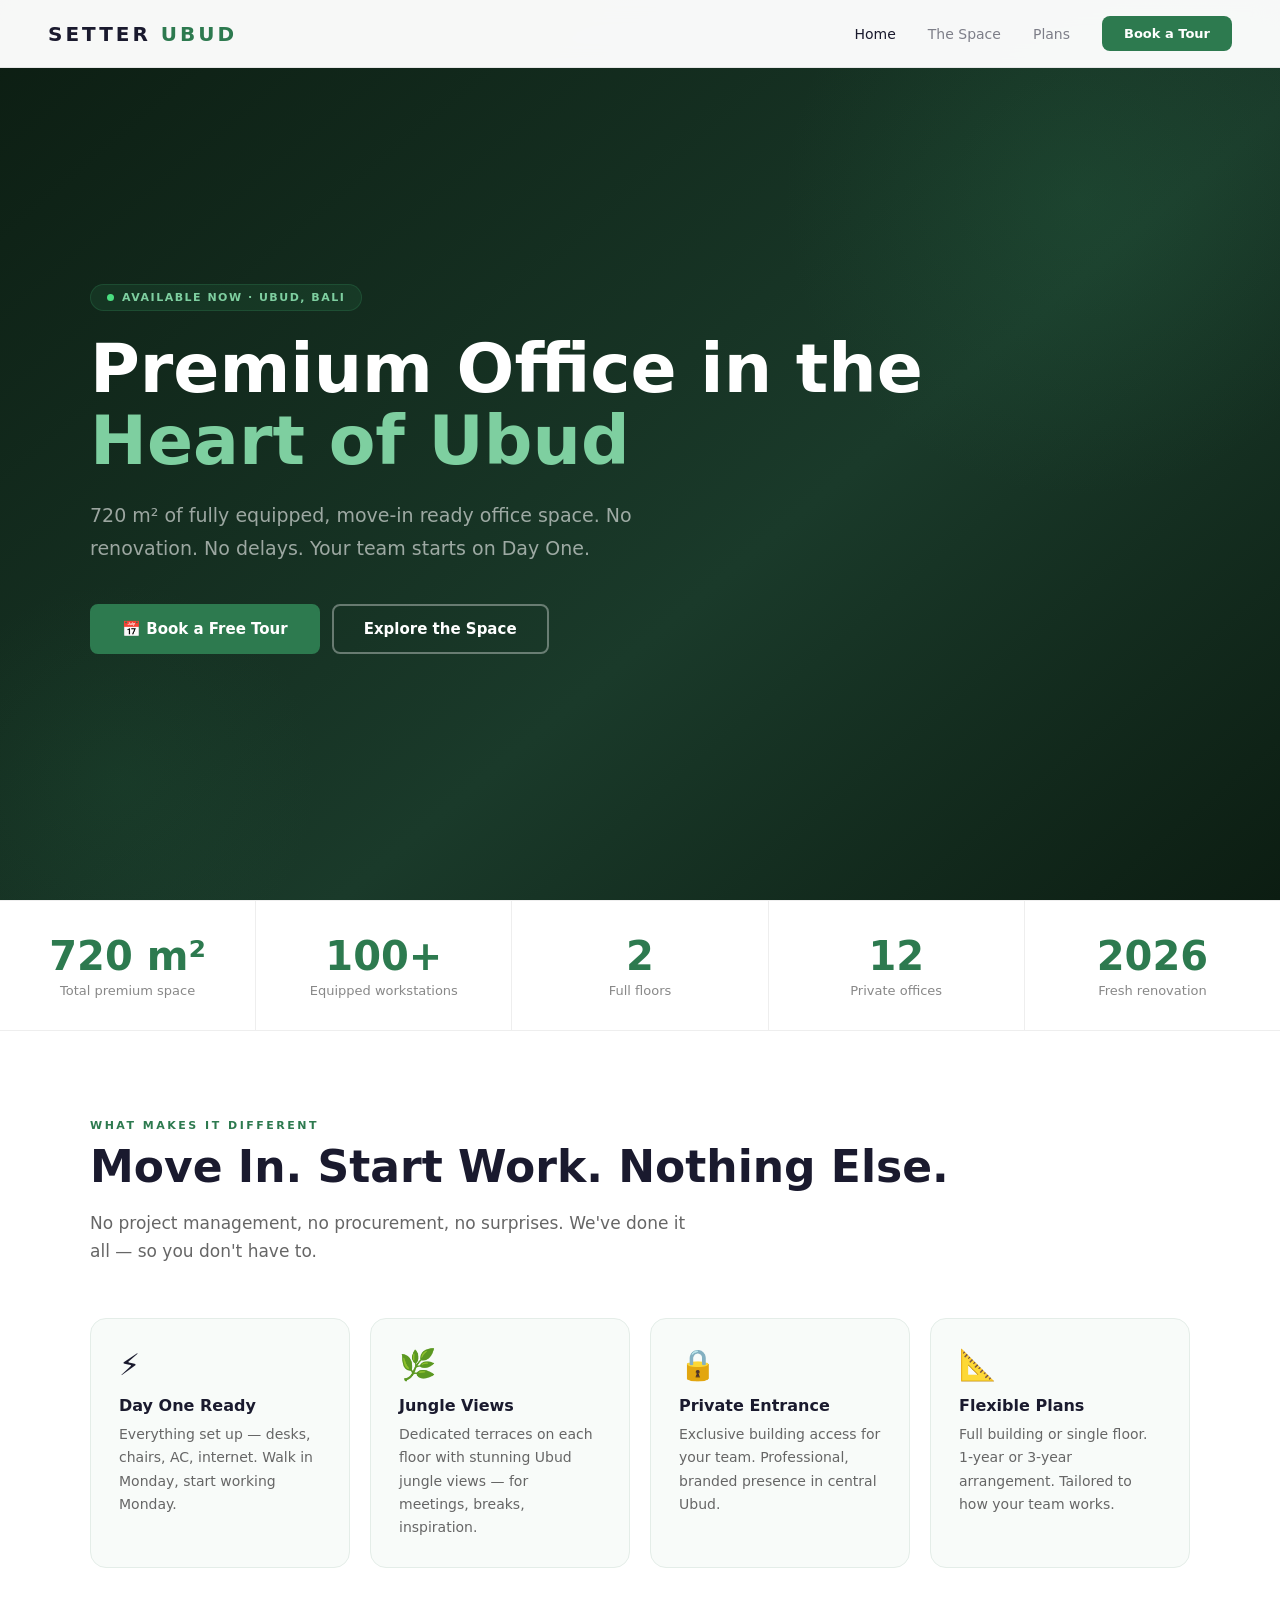
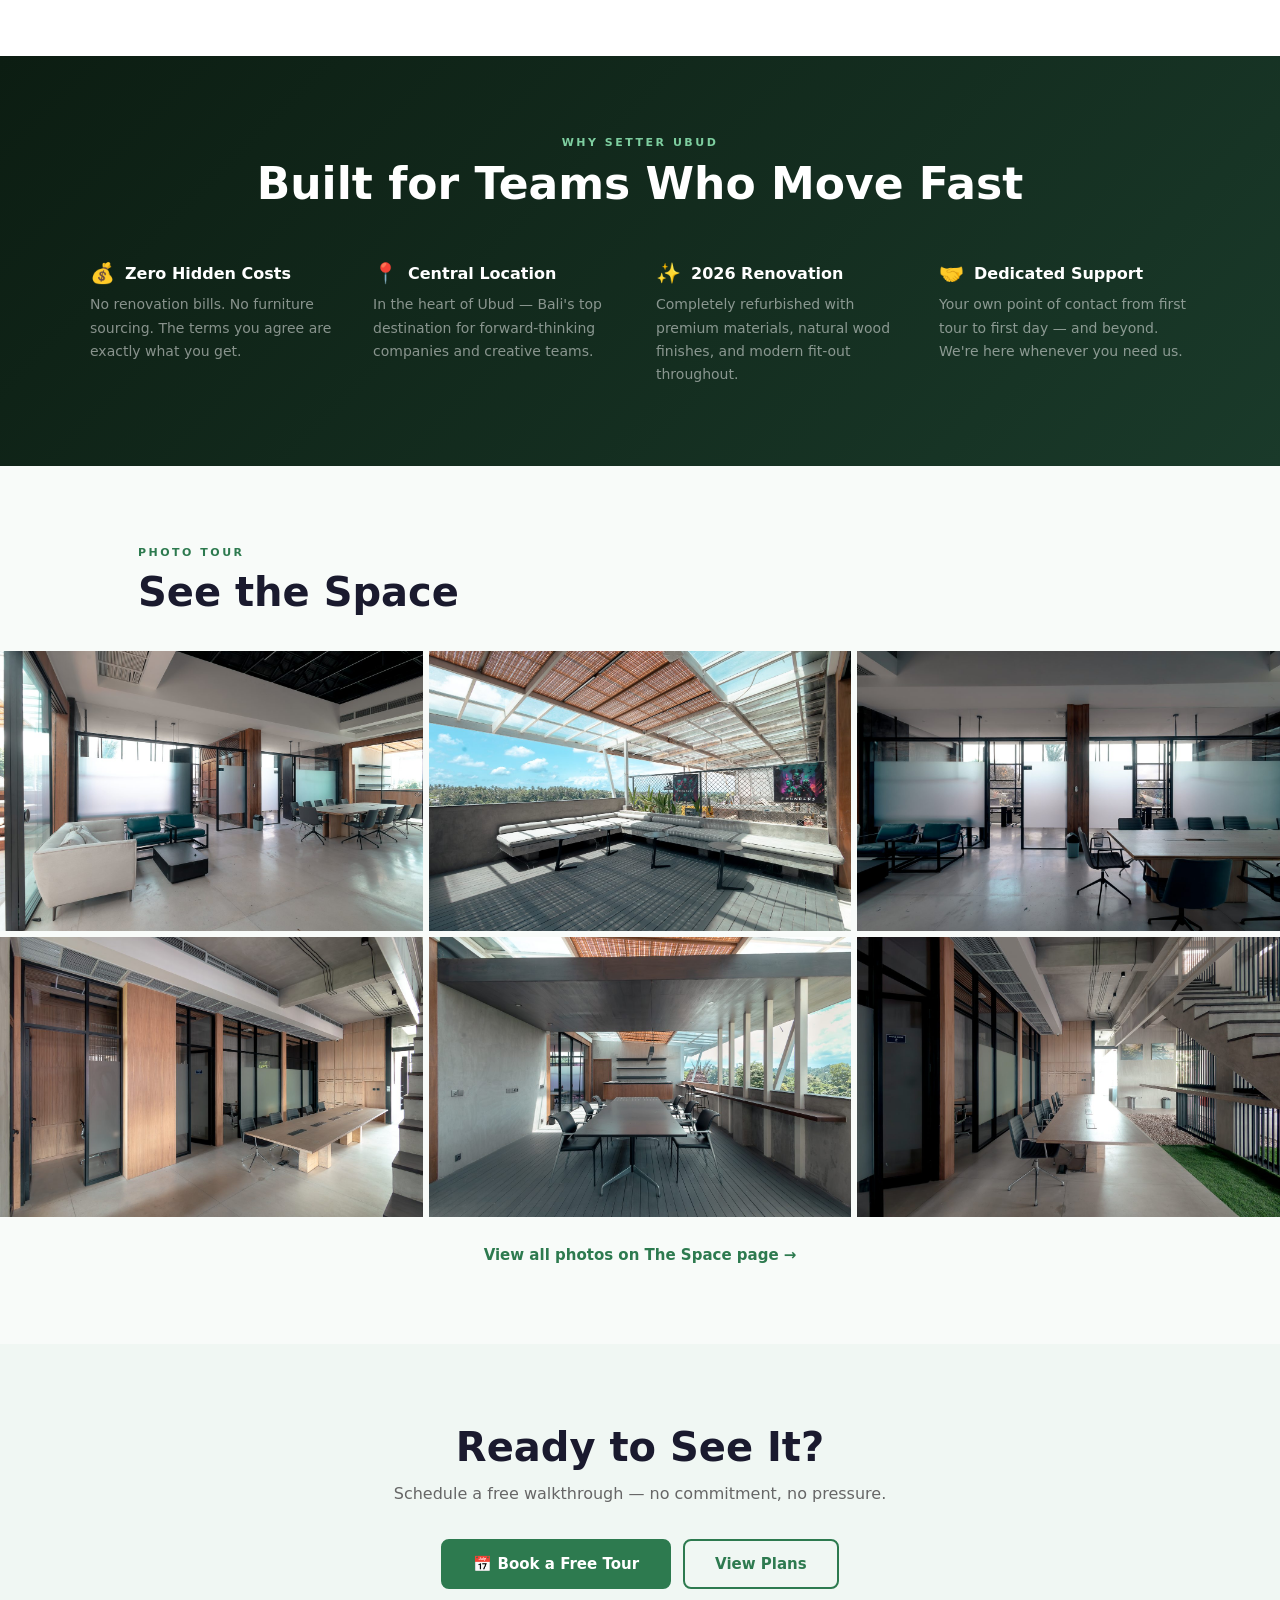
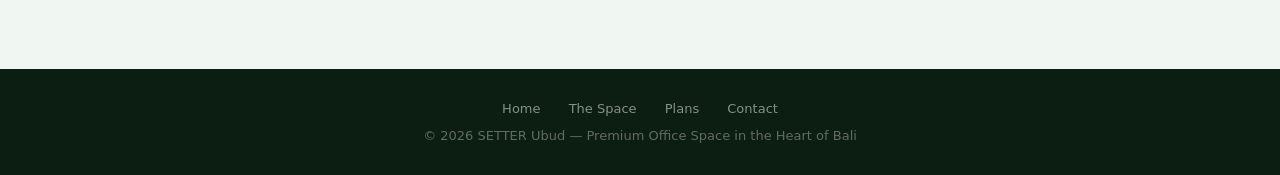
<file: index.html>
<!DOCTYPE html>
<html lang="en">
<head>
<meta charset="UTF-8">
<meta name="viewport" content="width=device-width, initial-scale=1.0">
<title>SETTER Ubud — Premium Office Space in Bali</title>
<meta name="description" content="720 m² premium office in the heart of Ubud, Bali. Move-in ready, fully equipped, flexible plans. Book a free tour.">
<link rel="stylesheet" href="style.css">
<style>
.stats-bar { display: flex; flex-wrap: wrap; justify-content: center; gap: 0; background: #fff; border-top: 1px solid #eee; border-bottom: 1px solid #eee; }
.stat-item { flex: 1; min-width: 140px; text-align: center; padding: 32px 20px; border-right: 1px solid #eee; }
.stat-item:last-child { border-right: none; }
.stat-num { font-size: clamp(28px, 4vw, 40px); font-weight: 900; color: #2d7a4f; }
.stat-label { color: #888; font-size: 13px; margin-top: 4px; }

.highlights { display: grid; grid-template-columns: repeat(auto-fit, minmax(260px, 1fr)); gap: 20px; }
.hl-card { background: #f8fbf9; border: 1px solid #e4ede8; border-radius: 16px; padding: 28px; transition: all 0.2s; }
.hl-card:hover { transform: translateY(-4px); box-shadow: 0 10px 32px rgba(45,122,79,0.1); border-color: #b6d9c4; }
.hl-icon { font-size: 30px; margin-bottom: 14px; }
.hl-card h3 { font-size: 16px; font-weight: 700; margin-bottom: 8px; }
.hl-card p { color: #666; font-size: 14px; line-height: 1.65; }

.why-strip { background: linear-gradient(135deg, #0c1d12, #1a3a2a); color: #fff; padding: 80px 48px; }
.why-grid { display: grid; grid-template-columns: repeat(auto-fit, minmax(220px, 1fr)); gap: 32px; max-width: 1100px; margin: 0 auto; }
.why-item h4 { font-size: 16px; font-weight: 700; color: #fff; margin-bottom: 8px; display: flex; align-items: center; gap: 10px; }
.why-item h4 .ico { font-size: 20px; }
.why-item p { color: rgba(255,255,255,0.5); font-size: 14px; line-height: 1.65; }
.why-title { text-align: center; max-width: 1100px; margin: 0 auto 52px; }
.why-title .section-tag { color: #7ecfa0; }
.why-title .section-title { color: #fff; }

.cta-strip { background: #f0f7f3; padding: 80px 48px; text-align: center; }
.cta-strip h2 { font-size: clamp(26px, 4vw, 40px); font-weight: 900; margin-bottom: 14px; }
.cta-strip p { color: #666; font-size: 16px; margin-bottom: 36px; }
.cta-btns { display: flex; gap: 12px; justify-content: center; flex-wrap: wrap; }

@media(max-width:768px){
  .stat-item { min-width: 120px; border-right: none; border-bottom: 1px solid #eee; }
  .why-strip { padding: 60px 20px; }
  .cta-strip { padding: 60px 20px; }
  .cta-btns { flex-direction: column; align-items: center; }
}
</style>
</head>
<body>

<nav>
  <a href="index.html" class="logo">SETTER <span>UBUD</span></a>
  <div class="hamburger" onclick="this.nextElementSibling.classList.toggle('open')">
    <span></span><span></span><span></span>
  </div>
  <div class="nav-links">
    <a href="index.html" class="active">Home</a>
    <a href="space.html">The Space</a>
    <a href="plans.html">Plans</a>
    <a href="contact.html" class="btn-nav">Book a Tour</a>
  </div>
</nav>

<section class="hero">
  <div class="hero-glow"></div>
  <div class="hero-glow2"></div>
  <div class="hero-inner">
    <div class="hero-badge"><div class="dot"></div> Available Now · Ubud, Bali</div>
    <h1>Premium Office in the<br><em>Heart of Ubud</em></h1>
    <p class="hero-sub">720 m² of fully equipped, move-in ready office space. No renovation. No delays. Your team starts on Day One.</p>
    <div class="hero-btns">
      <a href="contact.html" class="btn-green">📅 Book a Free Tour</a>
      <a href="space.html" class="btn-outline-white">Explore the Space</a>
    </div>
  </div>
</section>

<div class="stats-bar">
  <div class="stat-item"><div class="stat-num">720 m²</div><div class="stat-label">Total premium space</div></div>
  <div class="stat-item"><div class="stat-num">100+</div><div class="stat-label">Equipped workstations</div></div>
  <div class="stat-item"><div class="stat-num">2</div><div class="stat-label">Full floors</div></div>
  <div class="stat-item"><div class="stat-num">12</div><div class="stat-label">Private offices</div></div>
  <div class="stat-item"><div class="stat-num">2026</div><div class="stat-label">Fresh renovation</div></div>
</div>

<section class="section">
  <div class="container">
    <div class="section-tag">What Makes It Different</div>
    <div class="section-title">Move In. Start Work. Nothing Else.</div>
    <p class="section-sub">No project management, no procurement, no surprises. We've done it all — so you don't have to.</p>
    <div class="highlights">
      <div class="hl-card"><div class="hl-icon">⚡</div><h3>Day One Ready</h3><p>Everything set up — desks, chairs, AC, internet. Walk in Monday, start working Monday.</p></div>
      <div class="hl-card"><div class="hl-icon">🌿</div><h3>Jungle Views</h3><p>Dedicated terraces on each floor with stunning Ubud jungle views — for meetings, breaks, inspiration.</p></div>
      <div class="hl-card"><div class="hl-icon">🔒</div><h3>Private Entrance</h3><p>Exclusive building access for your team. Professional, branded presence in central Ubud.</p></div>
      <div class="hl-card"><div class="hl-icon">📐</div><h3>Flexible Plans</h3><p>Full building or single floor. 1-year or 3-year arrangement. Tailored to how your team works.</p></div>
    </div>
  </div>
</section>

<div class="why-strip">
  <div class="why-title">
    <div class="section-tag">Why SETTER Ubud</div>
    <div class="section-title">Built for Teams Who Move Fast</div>
  </div>
  <div class="why-grid">
    <div class="why-item"><h4><span class="ico">💰</span>Zero Hidden Costs</h4><p>No renovation bills. No furniture sourcing. The terms you agree are exactly what you get.</p></div>
    <div class="why-item"><h4><span class="ico">📍</span>Central Location</h4><p>In the heart of Ubud — Bali's top destination for forward-thinking companies and creative teams.</p></div>
    <div class="why-item"><h4><span class="ico">✨</span>2026 Renovation</h4><p>Completely refurbished with premium materials, natural wood finishes, and modern fit-out throughout.</p></div>
    <div class="why-item"><h4><span class="ico">🤝</span>Dedicated Support</h4><p>Your own point of contact from first tour to first day — and beyond. We're here whenever you need us.</p></div>
  </div>
</div>


<section style="padding:80px 0;background:#f8fbf9">
  <div style="max-width:1100px;margin:0 auto;padding:0 48px">
    <div style="color:#2d7a4f;font-size:11px;font-weight:700;letter-spacing:2.5px;text-transform:uppercase;margin-bottom:10px">Photo Tour</div>
    <div style="font-size:clamp(28px,4vw,40px);font-weight:900;margin-bottom:36px;color:#1a1a2e">See the Space</div>
  </div>
  <div style="display:grid;grid-template-columns:repeat(3,1fr);grid-template-rows:auto auto;gap:6px;max-width:100%">
    <img src="img/lounge-meeting.jpg" alt="Lounge & Meeting Area" style="width:100%;height:280px;object-fit:cover">
    <img src="img/terrace-view.jpg" alt="Rooftop Terrace" style="width:100%;height:280px;object-fit:cover">
    <img src="img/workstations.jpg" alt="Workstations" style="width:100%;height:280px;object-fit:cover">
    <img src="img/private-offices.jpg" alt="Private Offices" style="width:100%;height:280px;object-fit:cover">
    <img src="img/terrace-meeting.jpg" alt="Terrace Meeting Room" style="width:100%;height:280px;object-fit:cover">
    <img src="img/long-table.jpg" alt="Main Hall" style="width:100%;height:280px;object-fit:cover">
  </div>
  <div style="text-align:center;margin-top:28px;padding:0 48px">
    <a href="space.html" style="color:#2d7a4f;font-weight:700;font-size:15px;text-decoration:none">View all photos on The Space page →</a>
  </div>
</section>
<div class="cta-strip">
  <div class="container">
    <h2>Ready to See It?</h2>
    <p>Schedule a free walkthrough — no commitment, no pressure.</p>
    <div class="cta-btns">
      <a href="contact.html" class="btn-green">📅 Book a Free Tour</a>
      <a href="plans.html" class="btn-outline-dark">View Plans</a>
    </div>
  </div>
</div>

<footer>
  <div class="footer-links">
    <a href="index.html">Home</a>
    <a href="space.html">The Space</a>
    <a href="plans.html">Plans</a>
    <a href="contact.html">Contact</a>
  </div>
  © 2026 SETTER Ubud — Premium Office Space in the Heart of Bali
</footer>
</body>
</html>
</file>
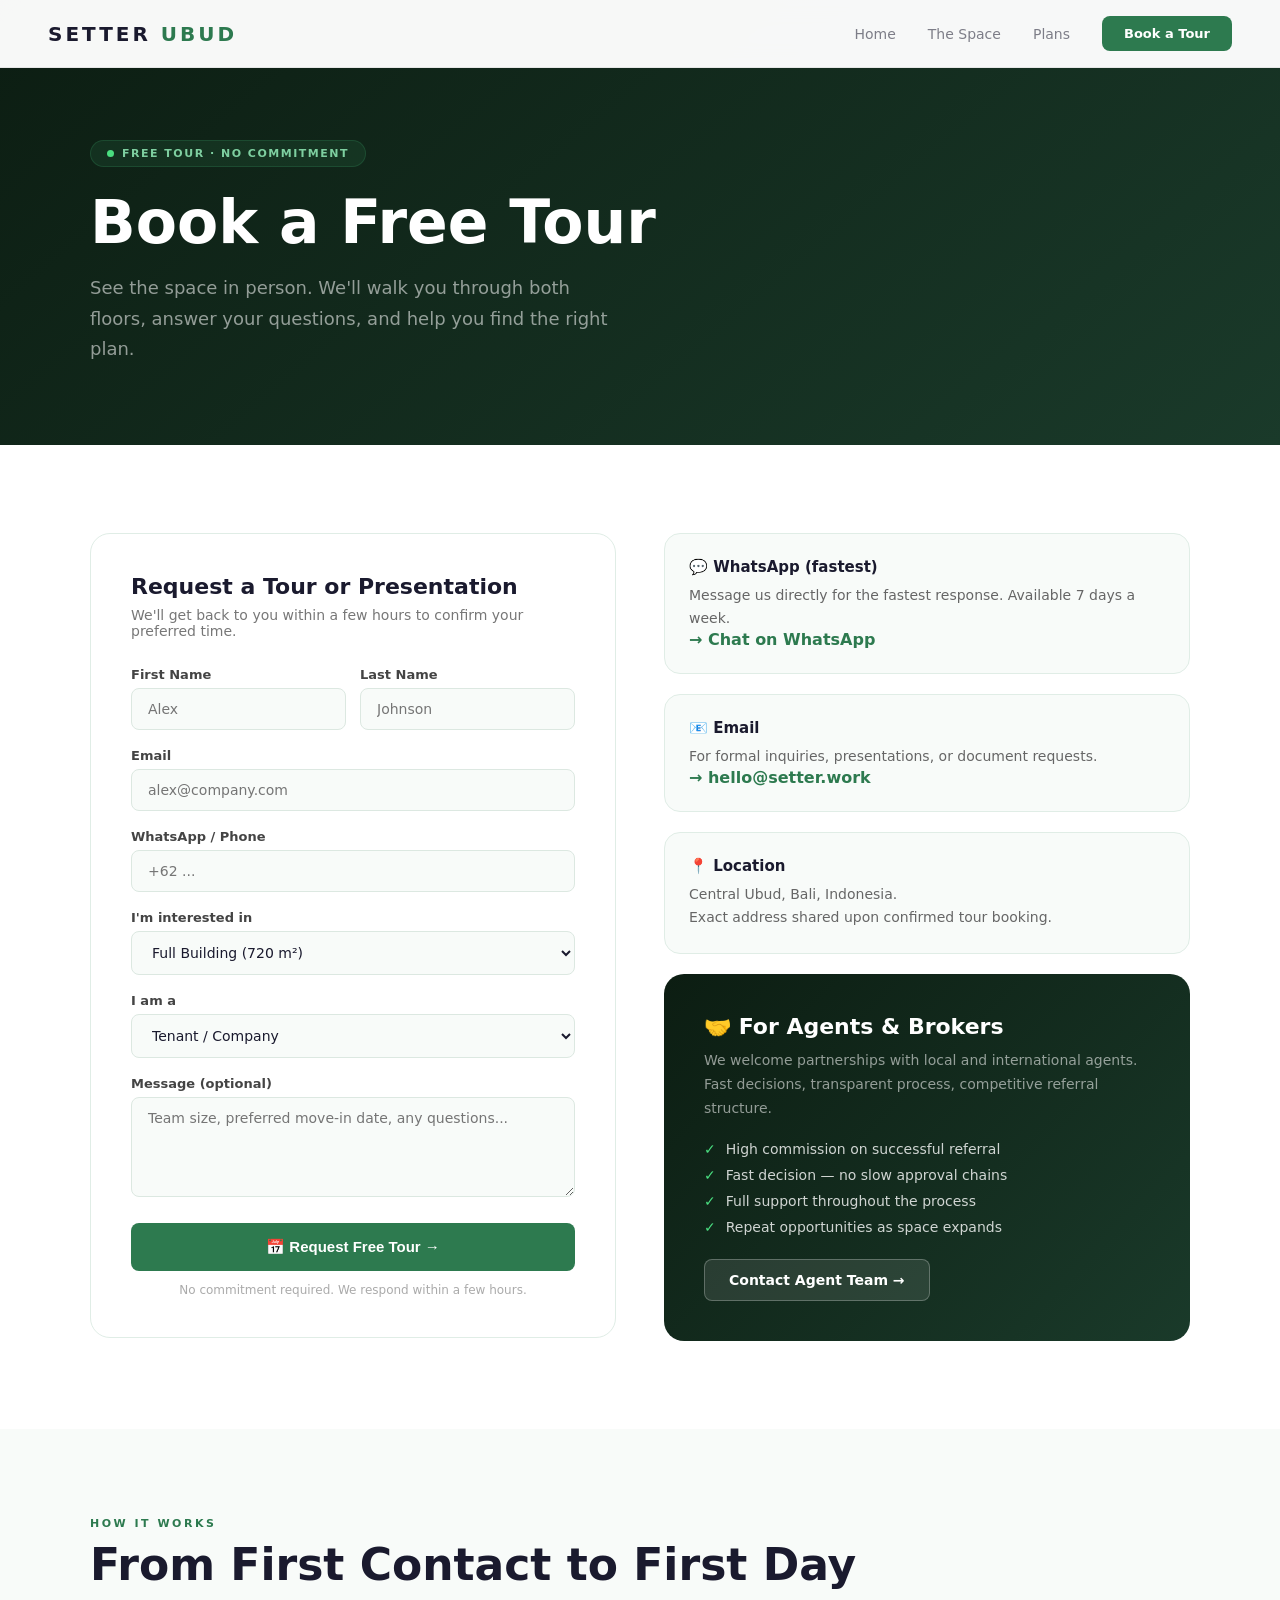
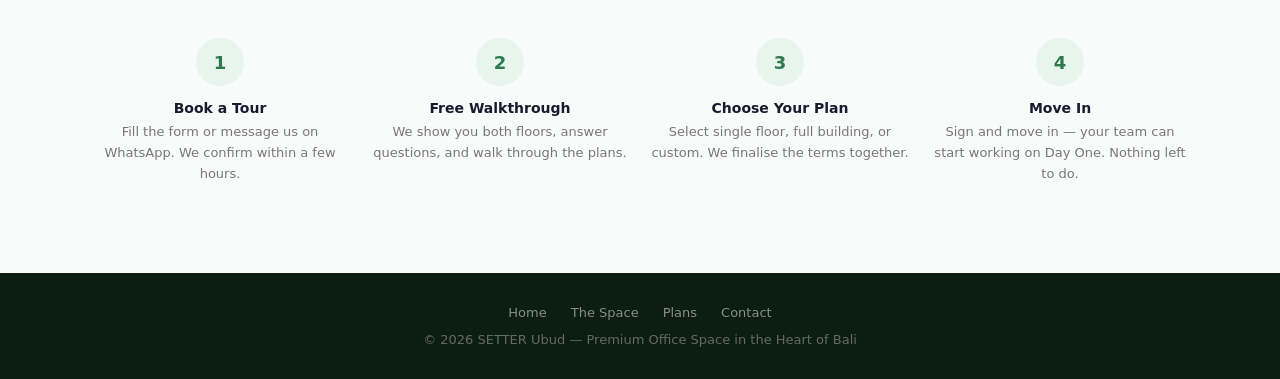
<file: contact.html>
<!DOCTYPE html>
<html lang="en">
<head>
<meta charset="UTF-8">
<meta name="viewport" content="width=device-width, initial-scale=1.0">
<title>Book a Free Tour — SETTER Ubud</title>
<meta name="description" content="Book a free tour of SETTER Ubud. Premium 720 m² office in central Ubud, Bali. Agents welcome — high commission.">
<link rel="stylesheet" href="style.css">
<style>
.page-hero { background: linear-gradient(140deg, #0c1d12, #1a3a2a); padding: 140px 48px 80px; }
.page-hero-inner { max-width: 1100px; margin: 0 auto; }
.page-hero h1 { font-size: clamp(34px, 5vw, 60px); font-weight: 900; color: #fff; margin-bottom: 16px; }
.page-hero p { color: rgba(255,255,255,0.55); font-size: 18px; max-width: 540px; line-height: 1.7; }

.contact-grid { display: grid; grid-template-columns: 1fr 1fr; gap: 48px; align-items: start; }
.contact-form { background: #fff; border: 1px solid #e0ede6; border-radius: 20px; padding: 40px; }
.contact-form h3 { font-size: 22px; font-weight: 800; color: #1a1a2e; margin-bottom: 8px; }
.contact-form .sub { color: #777; font-size: 14px; margin-bottom: 28px; }
.form-group { margin-bottom: 18px; }
.form-group label { display: block; font-size: 13px; font-weight: 600; color: #444; margin-bottom: 6px; }
.form-group input, .form-group select, .form-group textarea { width: 100%; padding: 12px 16px; border: 1.5px solid #dce8e1; border-radius: 8px; font-size: 14px; color: #1a1a2e; background: #f8fbf9; transition: border-color 0.2s; outline: none; font-family: inherit; }
.form-group input:focus, .form-group select:focus, .form-group textarea:focus { border-color: #2d7a4f; background: #fff; }
.form-group textarea { height: 100px; resize: vertical; }
.form-row { display: grid; grid-template-columns: 1fr 1fr; gap: 14px; }
.btn-submit { width: 100%; background: #2d7a4f; color: #fff; border: none; padding: 15px; border-radius: 8px; font-size: 15px; font-weight: 700; cursor: pointer; transition: background 0.2s; margin-top: 4px; }
.btn-submit:hover { background: #235f3d; }
.form-note { color: #aaa; font-size: 12px; text-align: center; margin-top: 12px; }

.contact-info { display: flex; flex-direction: column; gap: 20px; }
.info-card { background: #f8fbf9; border: 1px solid #e0ede6; border-radius: 16px; padding: 24px; }
.info-card h4 { font-size: 15px; font-weight: 700; color: #1a1a2e; margin-bottom: 8px; display: flex; align-items: center; gap: 8px; }
.info-card p { color: #666; font-size: 14px; line-height: 1.65; }
.info-card a { color: #2d7a4f; text-decoration: none; font-weight: 600; }
.info-card a:hover { text-decoration: underline; }

.agents-block { background: linear-gradient(135deg, #0c1d12, #1a3a2a); border-radius: 20px; padding: 40px; color: #fff; }
.agents-block h3 { font-size: 22px; font-weight: 800; color: #fff; margin-bottom: 10px; }
.agents-block p { color: rgba(255,255,255,0.55); font-size: 14px; line-height: 1.7; margin-bottom: 20px; }
.agent-perks { display: flex; flex-direction: column; gap: 10px; margin-bottom: 24px; }
.agent-perk { display: flex; align-items: center; gap: 10px; color: rgba(255,255,255,0.8); font-size: 14px; }
.agent-perk::before { content: '✓'; color: #4ade80; font-weight: 700; }
.btn-agent { display: inline-block; background: rgba(255,255,255,0.1); border: 1px solid rgba(255,255,255,0.25); color: #fff; padding: 12px 24px; border-radius: 8px; font-size: 14px; font-weight: 600; text-decoration: none; transition: all 0.2s; }
.btn-agent:hover { background: rgba(255,255,255,0.18); border-color: rgba(255,255,255,0.5); }

.process { display: grid; grid-template-columns: repeat(4, 1fr); gap: 20px; }
.step { text-align: center; }
.step-num { width: 48px; height: 48px; background: #e8f5ee; border-radius: 50%; display: flex; align-items: center; justify-content: center; font-size: 18px; font-weight: 900; color: #2d7a4f; margin: 0 auto 14px; }
.step h4 { font-size: 14px; font-weight: 700; color: #1a1a2e; margin-bottom: 6px; }
.step p { color: #777; font-size: 13px; line-height: 1.6; }
.step-arrow { display: flex; align-items: center; padding-top: 24px; color: #ccc; font-size: 20px; }

@media(max-width:768px){
  .page-hero { padding: 100px 20px 60px; }
  .contact-grid { grid-template-columns: 1fr; gap: 28px; }
  .form-row { grid-template-columns: 1fr; }
  .process { grid-template-columns: 1fr 1fr; }
}
@media(max-width:480px){
  .contact-form { padding: 24px 20px; }
  .process { grid-template-columns: 1fr; }
}
</style>
</head>
<body>

<nav>
  <a href="index.html" class="logo">SETTER <span>UBUD</span></a>
  <div class="hamburger" onclick="this.nextElementSibling.classList.toggle('open')">
    <span></span><span></span><span></span>
  </div>
  <div class="nav-links">
    <a href="index.html">Home</a>
    <a href="space.html">The Space</a>
    <a href="plans.html">Plans</a>
    <a href="contact.html" class="active btn-nav">Book a Tour</a>
  </div>
</nav>

<div class="page-hero">
  <div class="page-hero-inner">
    <div class="hero-badge" style="margin-bottom:20px"><div class="dot"></div> Free Tour · No Commitment</div>
    <h1>Book a Free Tour</h1>
    <p>See the space in person. We'll walk you through both floors, answer your questions, and help you find the right plan.</p>
  </div>
</div>

<section class="section">
  <div class="container">
    <div class="contact-grid">
      <div class="contact-form">
        <h3>Request a Tour or Presentation</h3>
        <p class="sub">We'll get back to you within a few hours to confirm your preferred time.</p>
        <div class="form-row">
          <div class="form-group"><label>First Name</label><input type="text" placeholder="Alex"></div>
          <div class="form-group"><label>Last Name</label><input type="text" placeholder="Johnson"></div>
        </div>
        <div class="form-group"><label>Email</label><input type="email" placeholder="alex@company.com"></div>
        <div class="form-group"><label>WhatsApp / Phone</label><input type="tel" placeholder="+62 ..."></div>
        <div class="form-group">
          <label>I'm interested in</label>
          <select>
            <option>Full Building (720 m²)</option>
            <option>Single Floor (~360 m²)</option>
            <option>Custom / Not sure yet</option>
          </select>
        </div>
        <div class="form-group">
          <label>I am a</label>
          <select>
            <option>Tenant / Company</option>
            <option>Agent / Broker</option>
            <option>Investor</option>
          </select>
        </div>
        <div class="form-group"><label>Message (optional)</label><textarea placeholder="Team size, preferred move-in date, any questions..."></textarea></div>
        <button class="btn-submit">📅 Request Free Tour →</button>
        <p class="form-note">No commitment required. We respond within a few hours.</p>
      </div>

      <div class="contact-info">
        <div class="info-card">
          <h4>💬 WhatsApp (fastest)</h4>
          <p>Message us directly for the fastest response. Available 7 days a week.</p>
          <a href="https://wa.me/+6281234567890?text=Hi!%20I'd%20like%20to%20book%20a%20free%20tour%20of%20SETTER%20Ubud" target="_blank">→ Chat on WhatsApp</a>
        </div>
        <div class="info-card">
          <h4>📧 Email</h4>
          <p>For formal inquiries, presentations, or document requests.</p>
          <a href="mailto:hello@setter.work?subject=SETTER%20Ubud%20Inquiry">→ hello@setter.work</a>
        </div>
        <div class="info-card">
          <h4>📍 Location</h4>
          <p>Central Ubud, Bali, Indonesia.<br>Exact address shared upon confirmed tour booking.</p>
        </div>
        <div class="agents-block">
          <h3>🤝 For Agents & Brokers</h3>
          <p>We welcome partnerships with local and international agents. Fast decisions, transparent process, competitive referral structure.</p>
          <div class="agent-perks">
            <div class="agent-perk">High commission on successful referral</div>
            <div class="agent-perk">Fast decision — no slow approval chains</div>
            <div class="agent-perk">Full support throughout the process</div>
            <div class="agent-perk">Repeat opportunities as space expands</div>
          </div>
          <a href="mailto:agents@setter.work?subject=Agent%20Inquiry%20-%20SETTER%20Ubud" class="btn-agent">Contact Agent Team →</a>
        </div>
      </div>
    </div>
  </div>
</section>

<section class="section" style="background:#f8fbf9">
  <div class="container">
    <div class="section-tag">How It Works</div>
    <div class="section-title" style="margin-bottom:48px">From First Contact to First Day</div>
    <div class="process">
      <div class="step">
        <div class="step-num">1</div>
        <h4>Book a Tour</h4>
        <p>Fill the form or message us on WhatsApp. We confirm within a few hours.</p>
      </div>
      <div class="step">
        <div class="step-num">2</div>
        <h4>Free Walkthrough</h4>
        <p>We show you both floors, answer questions, and walk through the plans.</p>
      </div>
      <div class="step">
        <div class="step-num">3</div>
        <h4>Choose Your Plan</h4>
        <p>Select single floor, full building, or custom. We finalise the terms together.</p>
      </div>
      <div class="step">
        <div class="step-num">4</div>
        <h4>Move In</h4>
        <p>Sign and move in — your team can start working on Day One. Nothing left to do.</p>
      </div>
    </div>
  </div>
</section>

<footer>
  <div class="footer-links">
    <a href="index.html">Home</a><a href="space.html">The Space</a><a href="plans.html">Plans</a><a href="contact.html">Contact</a>
  </div>
  © 2026 SETTER Ubud — Premium Office Space in the Heart of Bali
</footer>
</body>
</html>
</file>
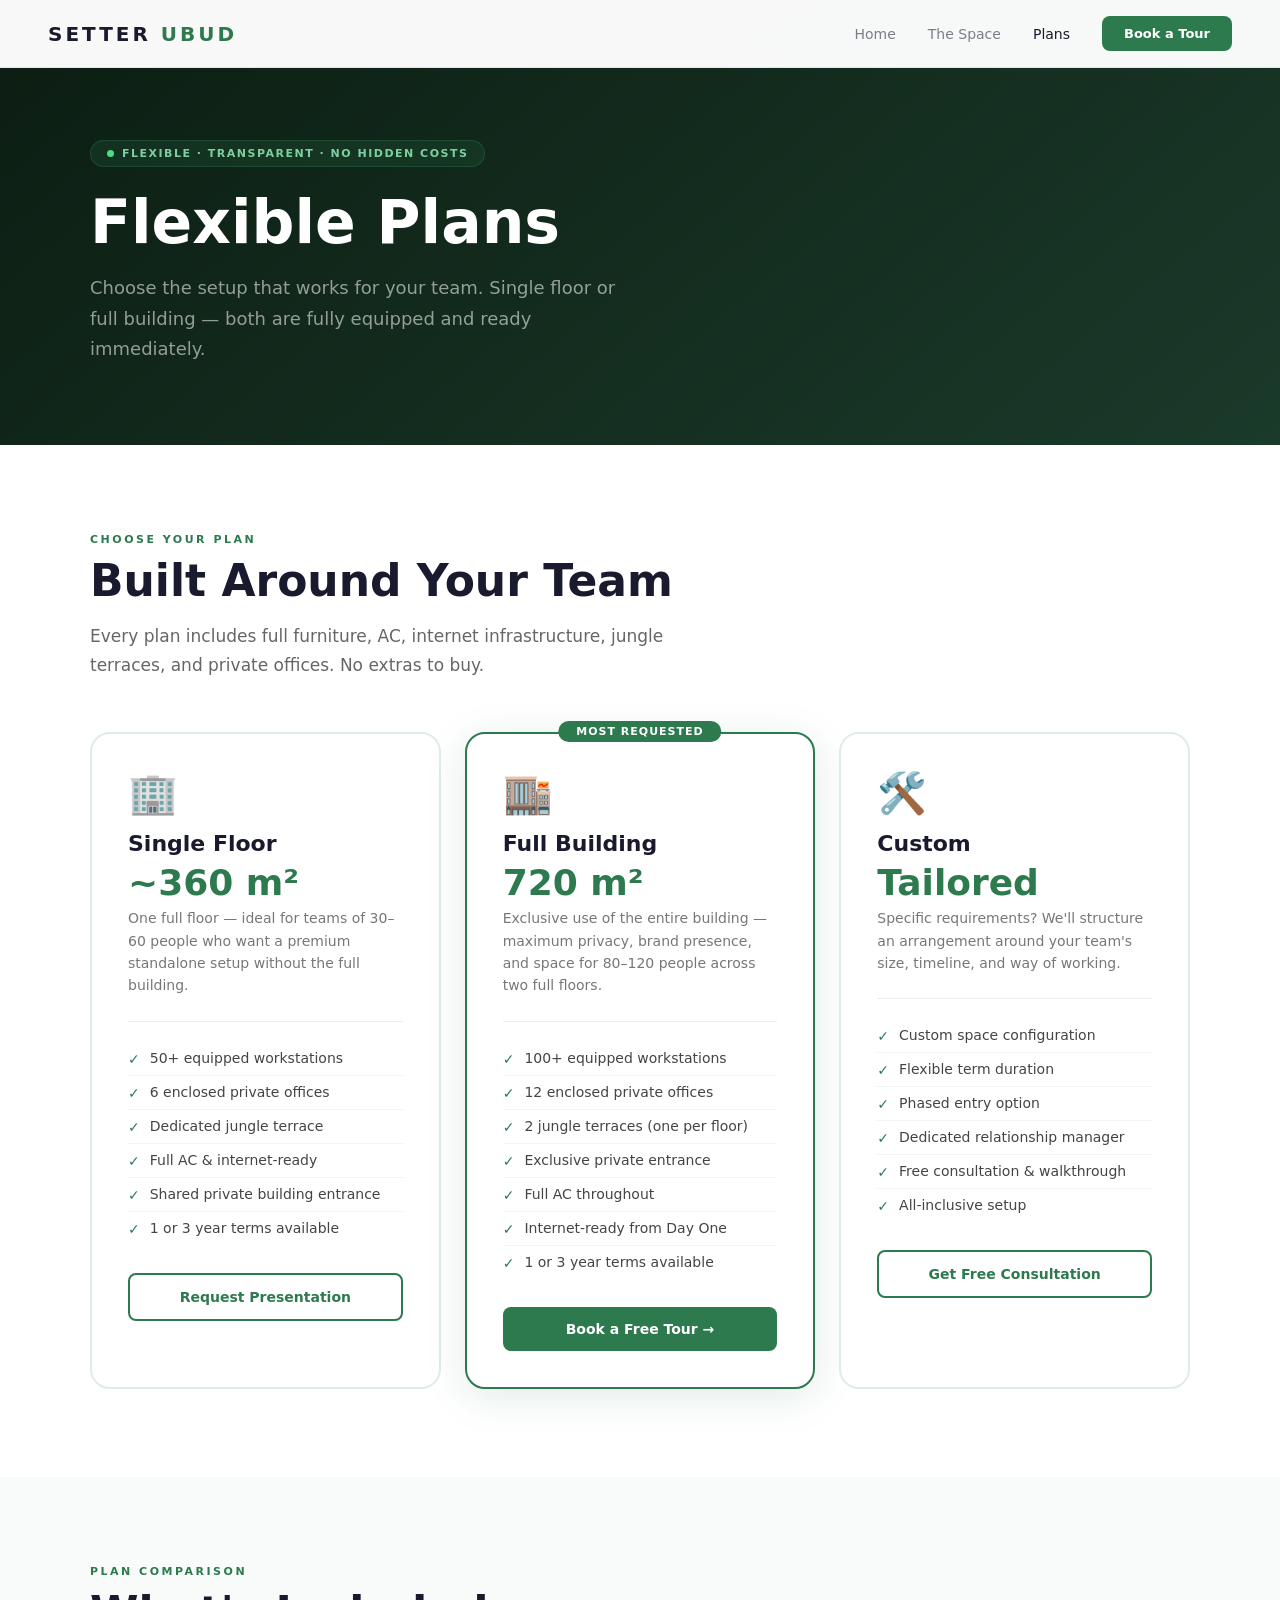
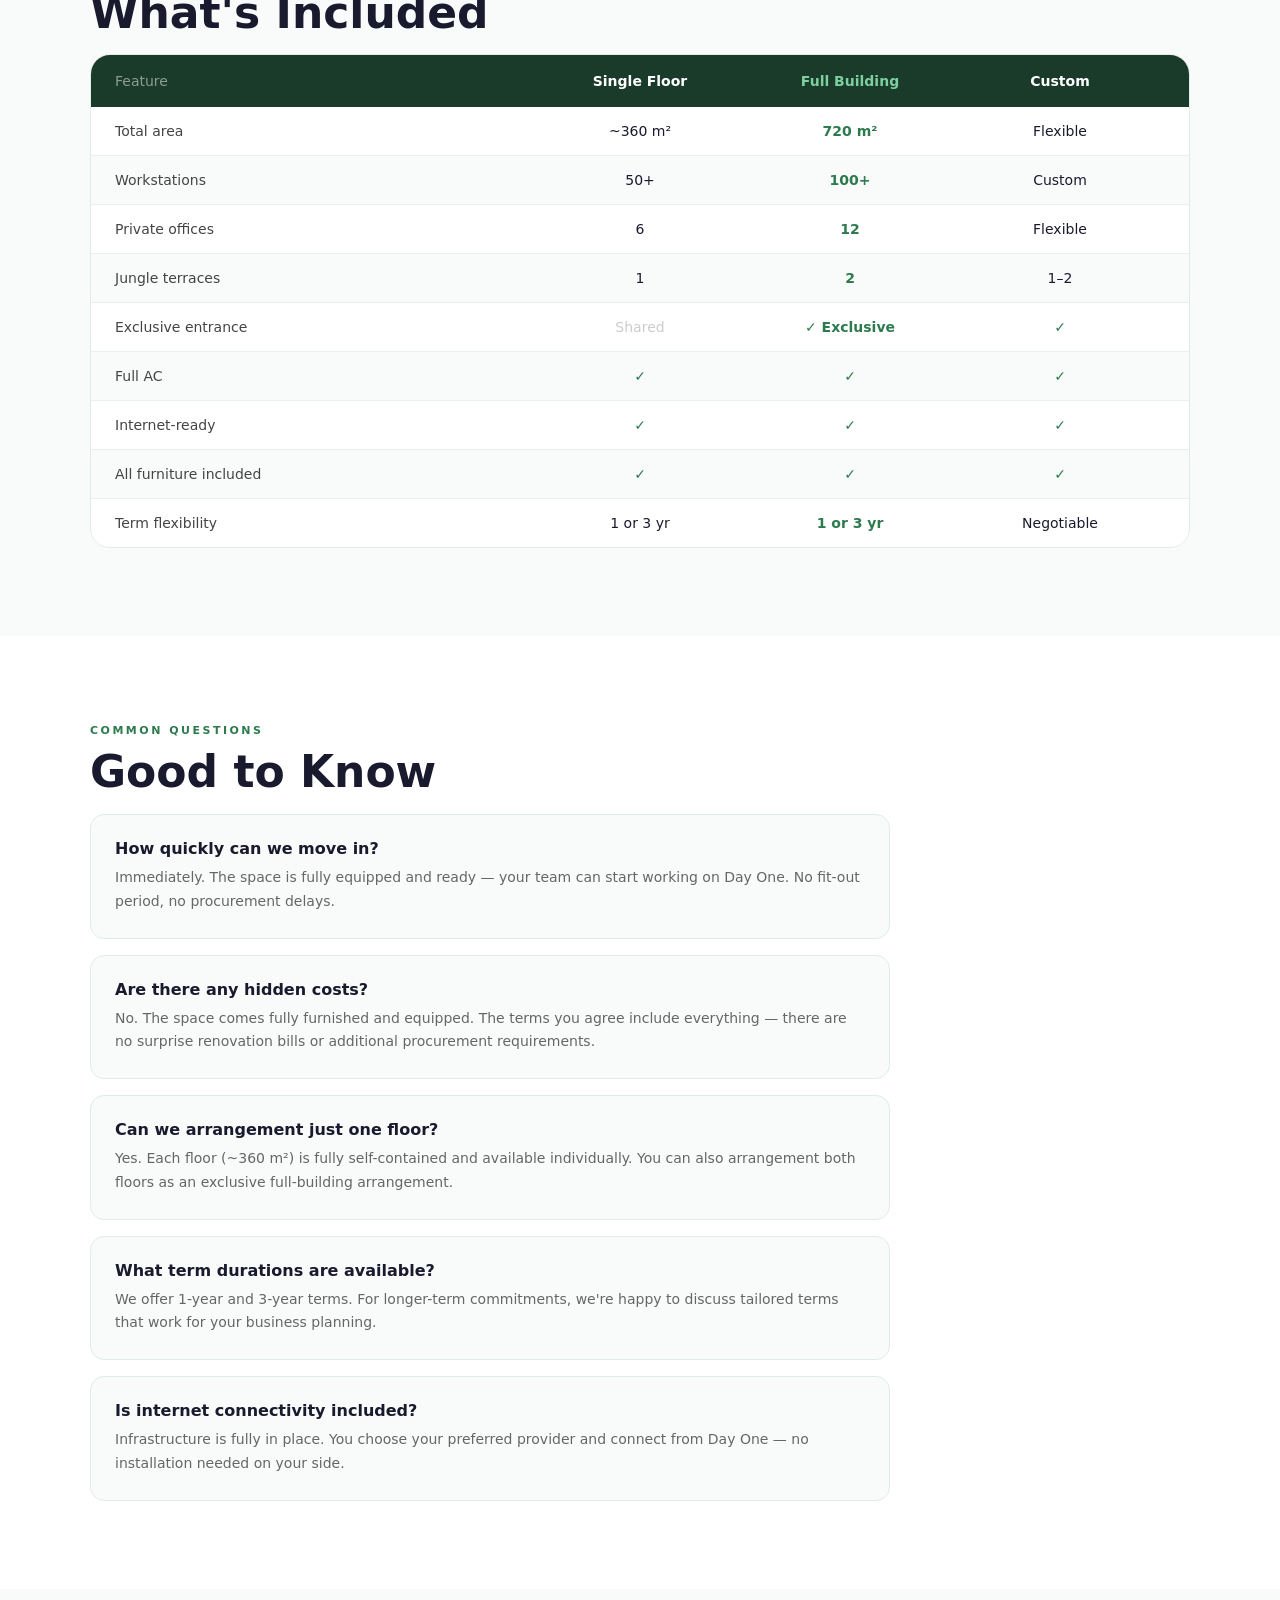
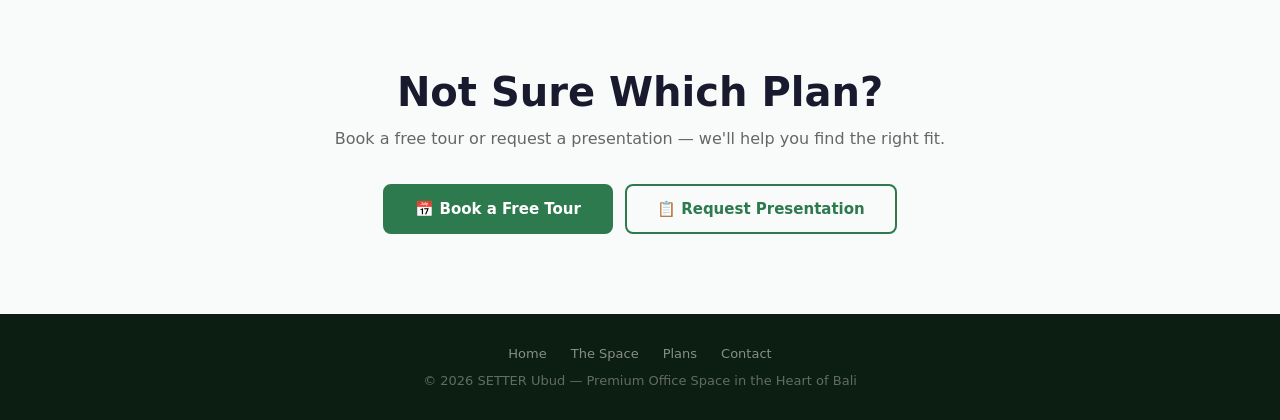
<file: plans.html>
<!DOCTYPE html>
<html lang="en">
<head>
<meta charset="UTF-8">
<meta name="viewport" content="width=device-width, initial-scale=1.0">
<title>Flexible Plans — SETTER Ubud</title>
<meta name="description" content="Flexible office plans in Ubud: single floor or full building. 1 or 3 year terms. Request a free presentation.">
<link rel="stylesheet" href="style.css">
<style>
.page-hero { background: linear-gradient(140deg, #0c1d12, #1a3a2a); padding: 140px 48px 80px; }
.page-hero-inner { max-width: 1100px; margin: 0 auto; }
.page-hero h1 { font-size: clamp(34px, 5vw, 60px); font-weight: 900; color: #fff; margin-bottom: 16px; }
.page-hero p { color: rgba(255,255,255,0.55); font-size: 18px; max-width: 540px; line-height: 1.7; }

.plans-grid { display: grid; grid-template-columns: repeat(auto-fit, minmax(280px, 1fr)); gap: 24px; }
.plan-card { background: #fff; border: 2px solid #e0ede6; border-radius: 20px; padding: 36px; position: relative; transition: all 0.2s; }
.plan-card:hover { transform: translateY(-4px); box-shadow: 0 12px 40px rgba(45,122,79,0.12); }
.plan-card.featured { border-color: #2d7a4f; box-shadow: 0 8px 40px rgba(45,122,79,0.14); }
.plan-badge { position: absolute; top: -13px; left: 50%; transform: translateX(-50%); background: #2d7a4f; color: #fff; padding: 4px 18px; border-radius: 50px; font-size: 11px; font-weight: 700; letter-spacing: 1px; white-space: nowrap; text-transform: uppercase; }
.plan-icon { font-size: 40px; margin-bottom: 14px; }
.plan-card h3 { font-size: 22px; font-weight: 900; color: #1a1a2e; margin-bottom: 6px; }
.plan-size { font-size: 36px; font-weight: 900; color: #2d7a4f; margin-bottom: 4px; }
.plan-desc { color: #777; font-size: 14px; margin-bottom: 24px; line-height: 1.6; }
.plan-divider { height: 1px; background: #e8f0eb; margin-bottom: 20px; }
.plan-feats { list-style: none; margin-bottom: 28px; }
.plan-feats li { display: flex; align-items: flex-start; gap: 10px; padding: 8px 0; border-bottom: 1px solid #f3f3f3; font-size: 14px; color: #444; }
.plan-feats li:last-child { border-bottom: none; }
.plan-feats li::before { content: '✓'; color: #2d7a4f; font-weight: 700; flex-shrink: 0; margin-top: 1px; }
.btn-plan { display: block; text-align: center; padding: 14px; border-radius: 8px; font-weight: 700; font-size: 14px; text-decoration: none; transition: all 0.2s; }
.btn-plan.solid { background: #2d7a4f; color: #fff; }
.btn-plan.solid:hover { background: #235f3d; }
.btn-plan.border { border: 2px solid #2d7a4f; color: #2d7a4f; }
.btn-plan.border:hover { background: #2d7a4f; color: #fff; }

.compare { background: #f8fbf9; border-radius: 20px; overflow: hidden; border: 1px solid #e0ede6; }
.compare-head { display: grid; grid-template-columns: 2fr 1fr 1fr 1fr; background: #1a3a2a; color: #fff; padding: 18px 24px; font-weight: 700; font-size: 14px; }
.compare-head div:first-child { color: rgba(255,255,255,0.5); font-weight: 400; }
.compare-row { display: grid; grid-template-columns: 2fr 1fr 1fr 1fr; padding: 16px 24px; border-bottom: 1px solid #e8f0eb; align-items: center; }
.compare-row:last-child { border-bottom: none; }
.compare-row:nth-child(even) { background: #fff; }
.compare-row div { font-size: 14px; }
.compare-row div:first-child { color: #444; font-weight: 500; }
.compare-row div:not(:first-child) { text-align: center; }
.check { color: #2d7a4f; font-weight: 700; font-size: 16px; }
.dash { color: #ccc; }
.highlight-col { color: #2d7a4f; font-weight: 700; }

.faq-list { display: flex; flex-direction: column; gap: 16px; max-width: 800px; }
.faq-item { background: #f8fbf9; border: 1px solid #e0ede6; border-radius: 14px; padding: 24px; }
.faq-item h4 { font-size: 16px; font-weight: 700; color: #1a1a2e; margin-bottom: 8px; }
.faq-item p { color: #666; font-size: 14px; line-height: 1.7; }

@media(max-width:768px){
  .page-hero { padding: 100px 20px 60px; }
  .compare-head, .compare-row { grid-template-columns: 1.5fr 1fr 1fr; }
  .compare-head div:nth-child(4), .compare-row div:nth-child(4) { display: none; }
}
</style>
</head>
<body>

<nav>
  <a href="index.html" class="logo">SETTER <span>UBUD</span></a>
  <div class="hamburger" onclick="this.nextElementSibling.classList.toggle('open')">
    <span></span><span></span><span></span>
  </div>
  <div class="nav-links">
    <a href="index.html">Home</a>
    <a href="space.html">The Space</a>
    <a href="plans.html" class="active">Plans</a>
    <a href="contact.html" class="btn-nav">Book a Tour</a>
  </div>
</nav>

<div class="page-hero">
  <div class="page-hero-inner">
    <div class="hero-badge" style="margin-bottom:20px"><div class="dot"></div> Flexible · Transparent · No Hidden Costs</div>
    <h1>Flexible Plans</h1>
    <p>Choose the setup that works for your team. Single floor or full building — both are fully equipped and ready immediately.</p>
  </div>
</div>

<section class="section">
  <div class="container">
    <div class="section-tag">Choose Your Plan</div>
    <div class="section-title">Built Around Your Team</div>
    <p class="section-sub">Every plan includes full furniture, AC, internet infrastructure, jungle terraces, and private offices. No extras to buy.</p>
    <div class="plans-grid">
      <div class="plan-card">
        <div class="plan-icon">🏢</div>
        <h3>Single Floor</h3>
        <div class="plan-size">~360 m²</div>
        <p class="plan-desc">One full floor — ideal for teams of 30–60 people who want a premium standalone setup without the full building.</p>
        <div class="plan-divider"></div>
        <ul class="plan-feats">
          <li>50+ equipped workstations</li>
          <li>6 enclosed private offices</li>
          <li>Dedicated jungle terrace</li>
          <li>Full AC & internet-ready</li>
          <li>Shared private building entrance</li>
          <li>1 or 3 year terms available</li>
        </ul>
        <a href="contact.html" class="btn-plan border">Request Presentation</a>
      </div>
      <div class="plan-card featured">
        <div class="plan-badge">Most Requested</div>
        <div class="plan-icon">🏬</div>
        <h3>Full Building</h3>
        <div class="plan-size">720 m²</div>
        <p class="plan-desc">Exclusive use of the entire building — maximum privacy, brand presence, and space for 80–120 people across two full floors.</p>
        <div class="plan-divider"></div>
        <ul class="plan-feats">
          <li>100+ equipped workstations</li>
          <li>12 enclosed private offices</li>
          <li>2 jungle terraces (one per floor)</li>
          <li>Exclusive private entrance</li>
          <li>Full AC throughout</li>
          <li>Internet-ready from Day One</li>
          <li>1 or 3 year terms available</li>
        </ul>
        <a href="contact.html" class="btn-plan solid">Book a Free Tour →</a>
      </div>
      <div class="plan-card">
        <div class="plan-icon">🛠️</div>
        <h3>Custom</h3>
        <div class="plan-size">Tailored</div>
        <p class="plan-desc">Specific requirements? We'll structure an arrangement around your team's size, timeline, and way of working.</p>
        <div class="plan-divider"></div>
        <ul class="plan-feats">
          <li>Custom space configuration</li>
          <li>Flexible term duration</li>
          <li>Phased entry option</li>
          <li>Dedicated relationship manager</li>
          <li>Free consultation & walkthrough</li>
          <li>All-inclusive setup</li>
        </ul>
        <a href="contact.html" class="btn-plan border">Get Free Consultation</a>
      </div>
    </div>
  </div>
</section>

<section class="section" style="background:#f8fbf9">
  <div class="container">
    <div class="section-tag">Plan Comparison</div>
    <div class="section-title">What's Included</div>
    <div class="compare">
      <div class="compare-head">
        <div>Feature</div>
        <div style="text-align:center">Single Floor</div>
        <div style="text-align:center;color:#7ecfa0">Full Building</div>
        <div style="text-align:center">Custom</div>
      </div>
      <div class="compare-row"><div>Total area</div><div style="text-align:center">~360 m²</div><div class="highlight-col" style="text-align:center">720 m²</div><div style="text-align:center">Flexible</div></div>
      <div class="compare-row"><div>Workstations</div><div style="text-align:center">50+</div><div class="highlight-col" style="text-align:center">100+</div><div style="text-align:center">Custom</div></div>
      <div class="compare-row"><div>Private offices</div><div style="text-align:center">6</div><div class="highlight-col" style="text-align:center">12</div><div style="text-align:center">Flexible</div></div>
      <div class="compare-row"><div>Jungle terraces</div><div style="text-align:center">1</div><div class="highlight-col" style="text-align:center">2</div><div style="text-align:center">1–2</div></div>
      <div class="compare-row"><div>Exclusive entrance</div><div class="dash" style="text-align:center">Shared</div><div class="check" style="text-align:center">✓ Exclusive</div><div class="check" style="text-align:center">✓</div></div>
      <div class="compare-row"><div>Full AC</div><div class="check" style="text-align:center">✓</div><div class="check highlight-col" style="text-align:center">✓</div><div class="check" style="text-align:center">✓</div></div>
      <div class="compare-row"><div>Internet-ready</div><div class="check" style="text-align:center">✓</div><div class="check highlight-col" style="text-align:center">✓</div><div class="check" style="text-align:center">✓</div></div>
      <div class="compare-row"><div>All furniture included</div><div class="check" style="text-align:center">✓</div><div class="check highlight-col" style="text-align:center">✓</div><div class="check" style="text-align:center">✓</div></div>
      <div class="compare-row"><div>Term flexibility</div><div style="text-align:center">1 or 3 yr</div><div class="highlight-col" style="text-align:center">1 or 3 yr</div><div style="text-align:center">Negotiable</div></div>
    </div>
  </div>
</section>

<section class="section">
  <div class="container">
    <div class="section-tag">Common Questions</div>
    <div class="section-title">Good to Know</div>
    <div class="faq-list">
      <div class="faq-item"><h4>How quickly can we move in?</h4><p>Immediately. The space is fully equipped and ready — your team can start working on Day One. No fit-out period, no procurement delays.</p></div>
      <div class="faq-item"><h4>Are there any hidden costs?</h4><p>No. The space comes fully furnished and equipped. The terms you agree include everything — there are no surprise renovation bills or additional procurement requirements.</p></div>
      <div class="faq-item"><h4>Can we arrangement just one floor?</h4><p>Yes. Each floor (~360 m²) is fully self-contained and available individually. You can also arrangement both floors as an exclusive full-building arrangement.</p></div>
      <div class="faq-item"><h4>What term durations are available?</h4><p>We offer 1-year and 3-year terms. For longer-term commitments, we're happy to discuss tailored terms that work for your business planning.</p></div>
      <div class="faq-item"><h4>Is internet connectivity included?</h4><p>Infrastructure is fully in place. You choose your preferred provider and connect from Day One — no installation needed on your side.</p></div>
    </div>
  </div>
</section>

<div style="background:#f8fbf9;padding:80px 48px;text-align:center">
  <div class="container">
    <h2 style="font-size:clamp(26px,4vw,40px);font-weight:900;margin-bottom:14px">Not Sure Which Plan?</h2>
    <p style="color:#666;font-size:16px;margin-bottom:36px">Book a free tour or request a presentation — we'll help you find the right fit.</p>
    <div style="display:flex;gap:12px;justify-content:center;flex-wrap:wrap">
      <a href="contact.html" class="btn-green">📅 Book a Free Tour</a>
      <a href="contact.html" class="btn-outline-dark">📋 Request Presentation</a>
    </div>
  </div>
</div>

<footer>
  <div class="footer-links">
    <a href="index.html">Home</a><a href="space.html">The Space</a><a href="plans.html">Plans</a><a href="contact.html">Contact</a>
  </div>
  © 2026 SETTER Ubud — Premium Office Space in the Heart of Bali
</footer>
</body>
</html>
</file>
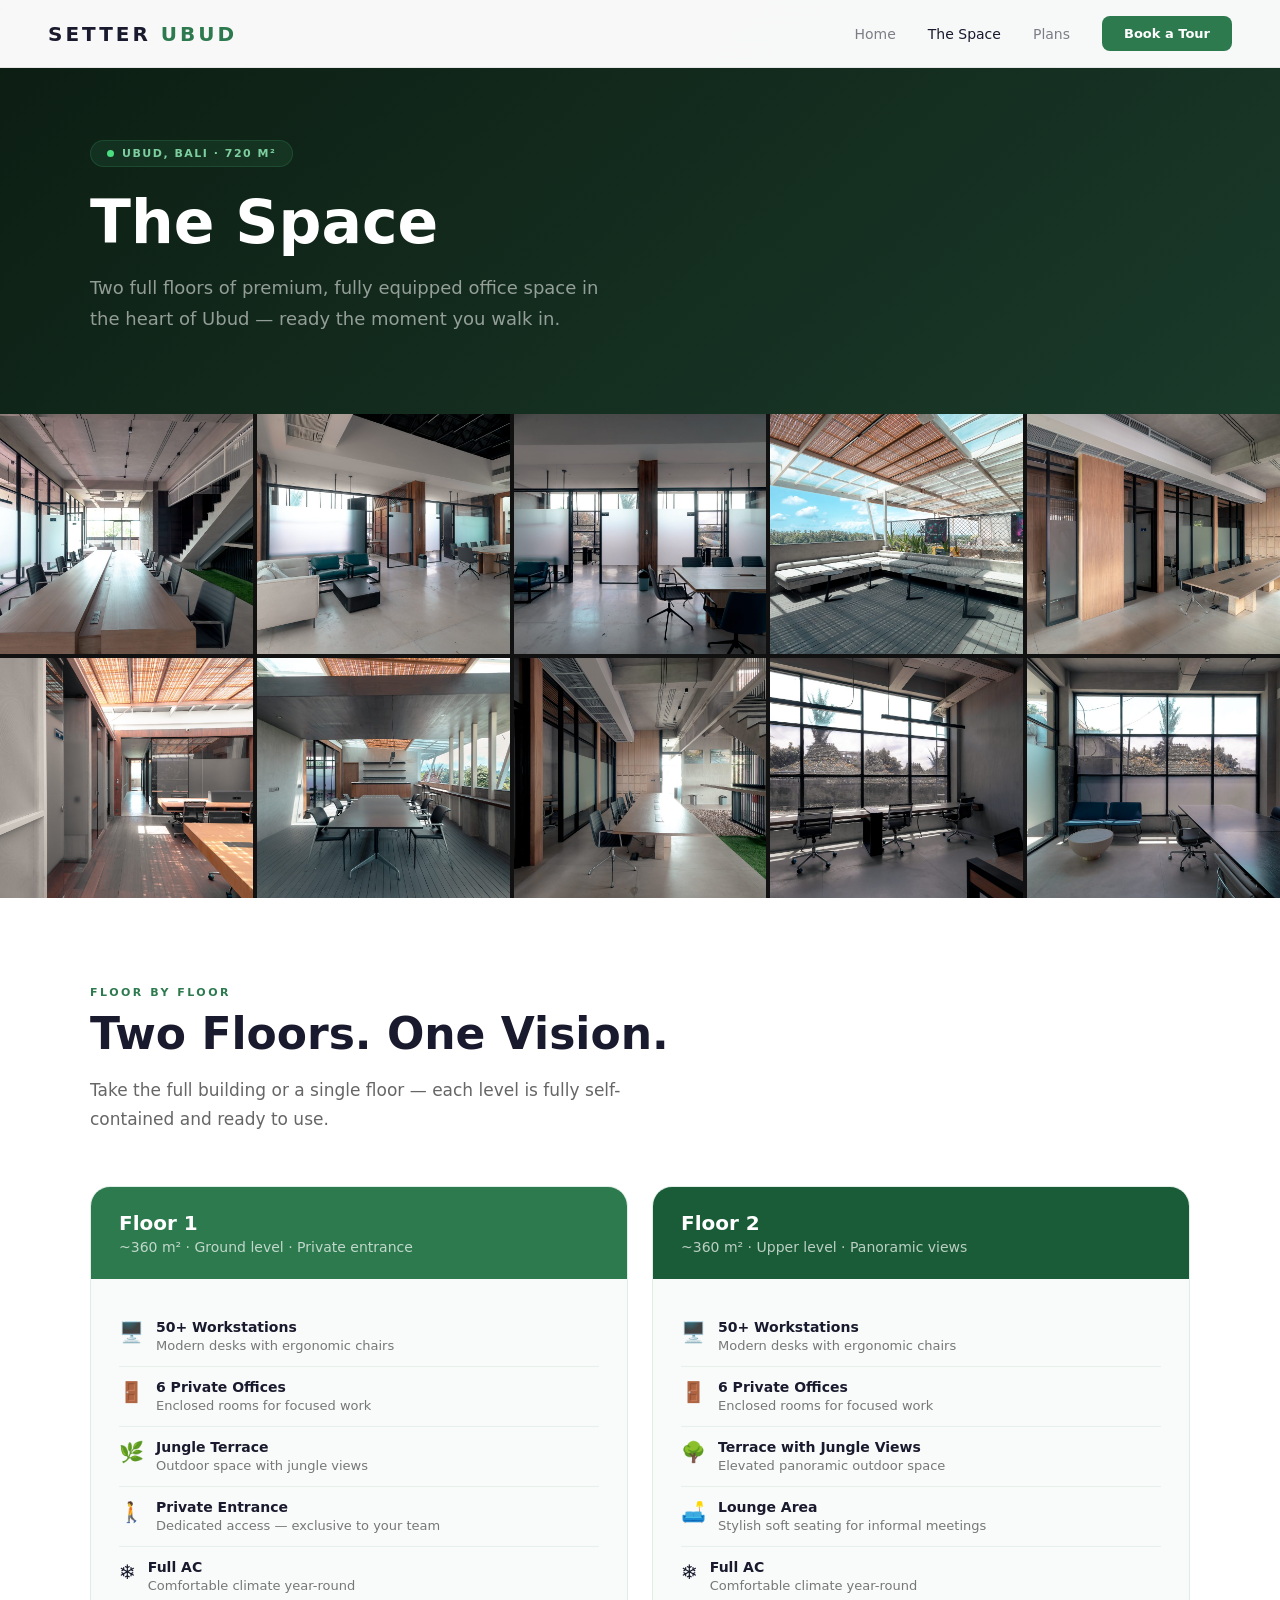
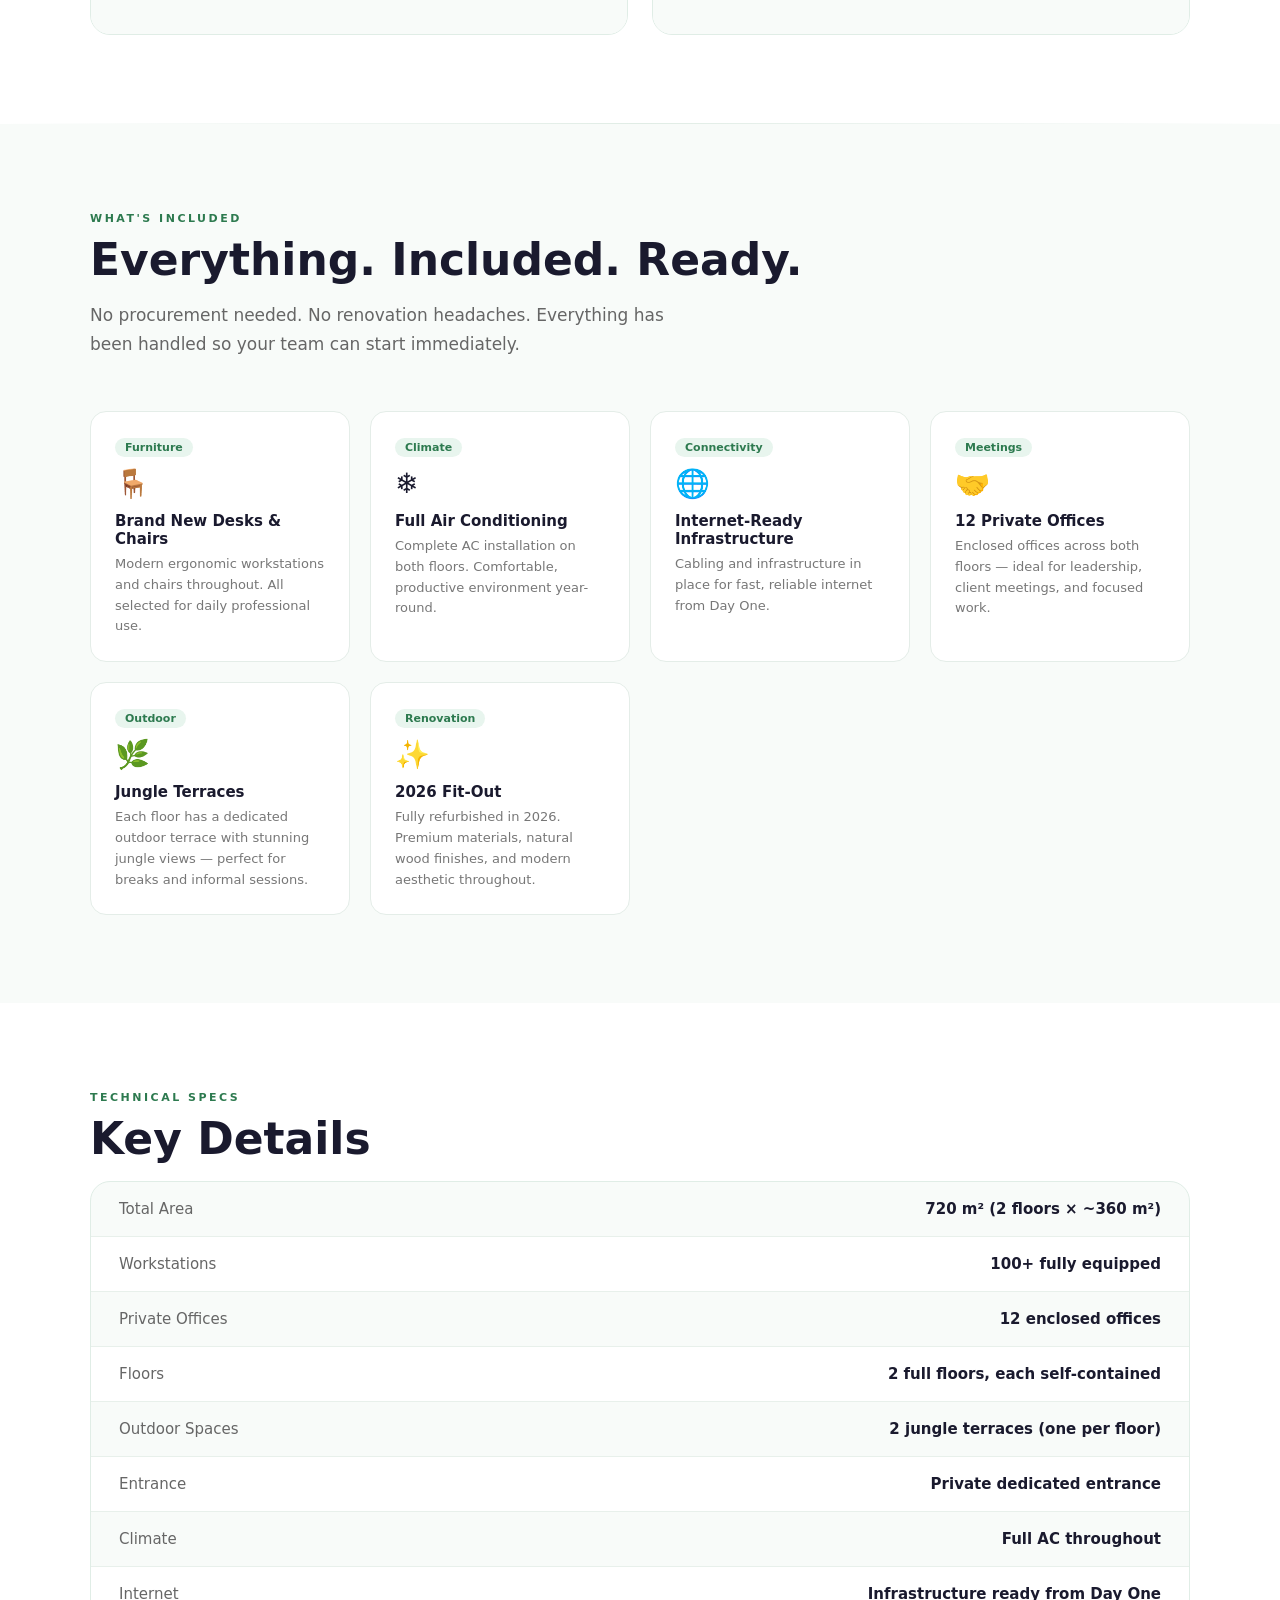
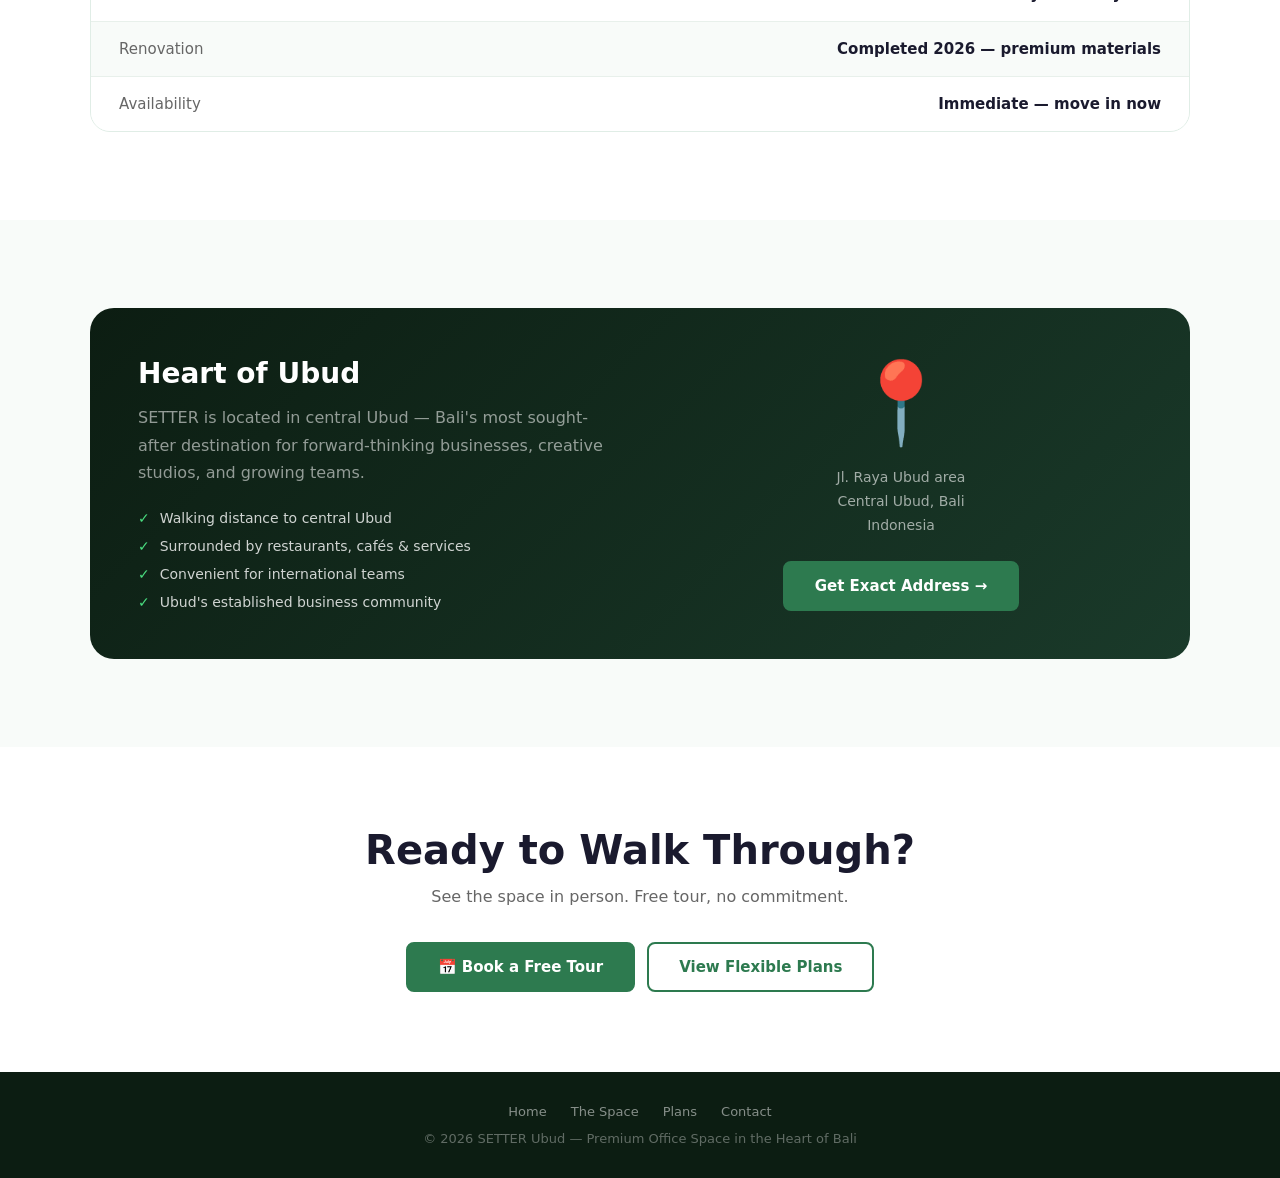
<file: space.html>
<!DOCTYPE html>
<html lang="en">
<head>
<meta charset="UTF-8">
<meta name="viewport" content="width=device-width, initial-scale=1.0">
<title>The Space — SETTER Ubud</title>
<meta name="description" content="Explore 720 m² of fully equipped premium office space in Ubud. 2 floors, 12 private offices, jungle terraces, brand new furniture.">
<link rel="stylesheet" href="style.css">
<style>
.page-hero { background: linear-gradient(140deg, #0c1d12, #1a3a2a); padding: 140px 48px 80px; }
.page-hero-inner { max-width: 1100px; margin: 0 auto; }
.page-hero h1 { font-size: clamp(34px, 5vw, 60px); font-weight: 900; color: #fff; margin-bottom: 16px; }
.page-hero p { color: rgba(255,255,255,0.55); font-size: 18px; max-width: 540px; line-height: 1.7; }

.floor-grid { display: grid; grid-template-columns: 1fr 1fr; gap: 24px; }
.floor-card { border-radius: 20px; overflow: hidden; border: 1px solid #e0ede6; }
.floor-header { background: #2d7a4f; color: #fff; padding: 24px 28px; }
.floor-header h3 { font-size: 20px; font-weight: 800; }
.floor-header p { color: rgba(255,255,255,0.7); font-size: 14px; margin-top: 4px; }
.floor-body { padding: 28px; background: #f8fbf9; }
.floor-feature { display: flex; align-items: flex-start; gap: 12px; padding: 12px 0; border-bottom: 1px solid #e8f0eb; }
.floor-feature:last-child { border-bottom: none; }
.floor-feature .fi { font-size: 20px; flex-shrink: 0; margin-top: 1px; }
.floor-feature div strong { display: block; font-size: 14px; color: #1a1a2e; font-weight: 700; }
.floor-feature div span { font-size: 13px; color: #777; }

.inclusions { display: grid; grid-template-columns: repeat(auto-fit, minmax(240px, 1fr)); gap: 20px; }
.inc-card { background: #fff; border: 1px solid #e4ede8; border-radius: 16px; padding: 24px; }
.inc-card .inc-icon { font-size: 28px; margin-bottom: 12px; }
.inc-card h4 { font-size: 15px; font-weight: 700; color: #1a1a2e; margin-bottom: 6px; }
.inc-card p { color: #777; font-size: 13px; line-height: 1.6; }
.inc-tag { display: inline-block; background: #e8f5ee; color: #2d7a4f; font-size: 11px; font-weight: 700; padding: 3px 10px; border-radius: 50px; margin-bottom: 10px; }

.specs-table { background: #f8fbf9; border-radius: 20px; overflow: hidden; border: 1px solid #e0ede6; }
.spec-row { display: flex; padding: 18px 28px; border-bottom: 1px solid #e8f0eb; }
.spec-row:last-child { border-bottom: none; }
.spec-row:nth-child(even) { background: #fff; }
.spec-label { flex: 1; color: #666; font-size: 15px; }
.spec-value { font-weight: 700; color: #1a1a2e; font-size: 15px; }

.location-block { background: linear-gradient(135deg, #0c1d12, #1a3a2a); color: #fff; border-radius: 24px; padding: 48px; display: grid; grid-template-columns: 1fr 1fr; gap: 40px; align-items: center; }
.location-block h3 { font-size: 28px; font-weight: 800; color: #fff; margin-bottom: 14px; }
.location-block p { color: rgba(255,255,255,0.55); line-height: 1.7; margin-bottom: 24px; }
.loc-perks { display: flex; flex-direction: column; gap: 12px; }
.loc-perk { display: flex; align-items: center; gap: 10px; color: rgba(255,255,255,0.8); font-size: 14px; }
.loc-perk::before { content: '✓'; color: #4ade80; font-weight: 700; }

@media(max-width:768px){
  .page-hero { padding: 100px 20px 60px; }
  .floor-grid { grid-template-columns: 1fr; }
  .location-block { grid-template-columns: 1fr; padding: 32px 24px; }
}
</style>
</head>
<body>

<nav>
  <a href="index.html" class="logo">SETTER <span>UBUD</span></a>
  <div class="hamburger" onclick="this.nextElementSibling.classList.toggle('open')">
    <span></span><span></span><span></span>
  </div>
  <div class="nav-links">
    <a href="index.html">Home</a>
    <a href="space.html" class="active">The Space</a>
    <a href="plans.html">Plans</a>
    <a href="contact.html" class="btn-nav">Book a Tour</a>
  </div>
</nav>

<div class="page-hero">
  <div class="page-hero-inner">
    <div class="hero-badge" style="margin-bottom:20px"><div class="dot"></div> Ubud, Bali · 720 m²</div>
    <h1>The Space</h1>
    <p>Two full floors of premium, fully equipped office space in the heart of Ubud — ready the moment you walk in.</p>
  </div>
</div>
<section style="padding:0;background:#111">
  <div style="display:grid;grid-template-columns:repeat(5,1fr);gap:4px">
    <img src="img/main-hall.jpg" alt="Main Hall" style="width:100%;height:240px;object-fit:cover;display:block">
    <img src="img/lounge-meeting.jpg" alt="Lounge Area" style="width:100%;height:240px;object-fit:cover;display:block">
    <img src="img/workstations.jpg" alt="Workstations" style="width:100%;height:240px;object-fit:cover;display:block">
    <img src="img/terrace-view.jpg" alt="Terrace View" style="width:100%;height:240px;object-fit:cover;display:block">
    <img src="img/private-offices.jpg" alt="Private Offices" style="width:100%;height:240px;object-fit:cover;display:block">
    <img src="img/office-desks.jpg" alt="Office Desks" style="width:100%;height:240px;object-fit:cover;display:block">
    <img src="img/terrace-meeting.jpg" alt="Terrace Meeting" style="width:100%;height:240px;object-fit:cover;display:block">
    <img src="img/long-table.jpg" alt="Conference Table" style="width:100%;height:240px;object-fit:cover;display:block">
    <img src="img/window-office-1.jpg" alt="Window Office" style="width:100%;height:240px;object-fit:cover;display:block">
    <img src="img/window-office-2.jpg" alt="Private Office with View" style="width:100%;height:240px;object-fit:cover;display:block">
  </div>
</section>

<section class="section">
  <div class="container">
    <div class="section-tag">Floor by Floor</div>
    <div class="section-title">Two Floors. One Vision.</div>
    <p class="section-sub">Take the full building or a single floor — each level is fully self-contained and ready to use.</p>
    <div class="floor-grid">
      <div class="floor-card">
        <div class="floor-header"><h3>Floor 1</h3><p>~360 m² · Ground level · Private entrance</p></div>
        <div class="floor-body">
          <div class="floor-feature"><div class="fi">🖥️</div><div><strong>50+ Workstations</strong><span>Modern desks with ergonomic chairs</span></div></div>
          <div class="floor-feature"><div class="fi">🚪</div><div><strong>6 Private Offices</strong><span>Enclosed rooms for focused work</span></div></div>
          <div class="floor-feature"><div class="fi">🌿</div><div><strong>Jungle Terrace</strong><span>Outdoor space with jungle views</span></div></div>
          <div class="floor-feature"><div class="fi">🚶</div><div><strong>Private Entrance</strong><span>Dedicated access — exclusive to your team</span></div></div>
          <div class="floor-feature"><div class="fi">❄️</div><div><strong>Full AC</strong><span>Comfortable climate year-round</span></div></div>
        </div>
      </div>
      <div class="floor-card">
        <div class="floor-header" style="background:#1a5c38"><h3>Floor 2</h3><p>~360 m² · Upper level · Panoramic views</p></div>
        <div class="floor-body">
          <div class="floor-feature"><div class="fi">🖥️</div><div><strong>50+ Workstations</strong><span>Modern desks with ergonomic chairs</span></div></div>
          <div class="floor-feature"><div class="fi">🚪</div><div><strong>6 Private Offices</strong><span>Enclosed rooms for focused work</span></div></div>
          <div class="floor-feature"><div class="fi">🌳</div><div><strong>Terrace with Jungle Views</strong><span>Elevated panoramic outdoor space</span></div></div>
          <div class="floor-feature"><div class="fi">🛋️</div><div><strong>Lounge Area</strong><span>Stylish soft seating for informal meetings</span></div></div>
          <div class="floor-feature"><div class="fi">❄️</div><div><strong>Full AC</strong><span>Comfortable climate year-round</span></div></div>
        </div>
      </div>
    </div>
  </div>
</section>

<div class="divider"></div>

<section class="section" style="background:#f8fbf9">
  <div class="container">
    <div class="section-tag">What's Included</div>
    <div class="section-title">Everything. Included. Ready.</div>
    <p class="section-sub">No procurement needed. No renovation headaches. Everything has been handled so your team can start immediately.</p>
    <div class="inclusions">
      <div class="inc-card"><div class="inc-tag">Furniture</div><div class="inc-icon">🪑</div><h4>Brand New Desks & Chairs</h4><p>Modern ergonomic workstations and chairs throughout. All selected for daily professional use.</p></div>
      <div class="inc-card"><div class="inc-tag">Climate</div><div class="inc-icon">❄️</div><h4>Full Air Conditioning</h4><p>Complete AC installation on both floors. Comfortable, productive environment year-round.</p></div>
      <div class="inc-card"><div class="inc-tag">Connectivity</div><div class="inc-icon">🌐</div><h4>Internet-Ready Infrastructure</h4><p>Cabling and infrastructure in place for fast, reliable internet from Day One.</p></div>
      <div class="inc-card"><div class="inc-tag">Meetings</div><div class="inc-icon">🤝</div><h4>12 Private Offices</h4><p>Enclosed offices across both floors — ideal for leadership, client meetings, and focused work.</p></div>
      <div class="inc-card"><div class="inc-tag">Outdoor</div><div class="inc-icon">🌿</div><h4>Jungle Terraces</h4><p>Each floor has a dedicated outdoor terrace with stunning jungle views — perfect for breaks and informal sessions.</p></div>
      <div class="inc-card"><div class="inc-tag">Renovation</div><div class="inc-icon">✨</div><h4>2026 Fit-Out</h4><p>Fully refurbished in 2026. Premium materials, natural wood finishes, and modern aesthetic throughout.</p></div>
    </div>
  </div>
</section>

<section class="section">
  <div class="container">
    <div class="section-tag">Technical Specs</div>
    <div class="section-title">Key Details</div>
    <div class="specs-table">
      <div class="spec-row"><span class="spec-label">Total Area</span><span class="spec-value">720 m² (2 floors × ~360 m²)</span></div>
      <div class="spec-row"><span class="spec-label">Workstations</span><span class="spec-value">100+ fully equipped</span></div>
      <div class="spec-row"><span class="spec-label">Private Offices</span><span class="spec-value">12 enclosed offices</span></div>
      <div class="spec-row"><span class="spec-label">Floors</span><span class="spec-value">2 full floors, each self-contained</span></div>
      <div class="spec-row"><span class="spec-label">Outdoor Spaces</span><span class="spec-value">2 jungle terraces (one per floor)</span></div>
      <div class="spec-row"><span class="spec-label">Entrance</span><span class="spec-value">Private dedicated entrance</span></div>
      <div class="spec-row"><span class="spec-label">Climate</span><span class="spec-value">Full AC throughout</span></div>
      <div class="spec-row"><span class="spec-label">Internet</span><span class="spec-value">Infrastructure ready from Day One</span></div>
      <div class="spec-row"><span class="spec-label">Renovation</span><span class="spec-value">Completed 2026 — premium materials</span></div>
      <div class="spec-row"><span class="spec-label">Availability</span><span class="spec-value">Immediate — move in now</span></div>
    </div>
  </div>
</section>

<section class="section" style="background:#f8fbf9">
  <div class="container">
    <div class="location-block">
      <div>
        <h3>Heart of Ubud</h3>
        <p>SETTER is located in central Ubud — Bali's most sought-after destination for forward-thinking businesses, creative studios, and growing teams.</p>
        <div class="loc-perks">
          <div class="loc-perk">Walking distance to central Ubud</div>
          <div class="loc-perk">Surrounded by restaurants, cafés & services</div>
          <div class="loc-perk">Convenient for international teams</div>
          <div class="loc-perk">Ubud's established business community</div>
        </div>
      </div>
      <div style="text-align:center">
        <div style="font-size:80px;margin-bottom:16px">📍</div>
        <div style="color:rgba(255,255,255,0.6);font-size:14px;line-height:1.7">Jl. Raya Ubud area<br>Central Ubud, Bali<br>Indonesia</div>
        <a href="contact.html" class="btn-green" style="margin-top:24px;display:inline-block">Get Exact Address →</a>
      </div>
    </div>
  </div>
</section>

<div style="background:#fff;padding:80px 48px;text-align:center">
  <div class="container">
    <h2 style="font-size:clamp(26px,4vw,40px);font-weight:900;margin-bottom:14px">Ready to Walk Through?</h2>
    <p style="color:#666;font-size:16px;margin-bottom:36px">See the space in person. Free tour, no commitment.</p>
    <div style="display:flex;gap:12px;justify-content:center;flex-wrap:wrap">
      <a href="contact.html" class="btn-green">📅 Book a Free Tour</a>
      <a href="plans.html" class="btn-outline-dark">View Flexible Plans</a>
    </div>
  </div>
</div>

<footer>
  <div class="footer-links">
    <a href="index.html">Home</a><a href="space.html">The Space</a><a href="plans.html">Plans</a><a href="contact.html">Contact</a>
  </div>
  © 2026 SETTER Ubud — Premium Office Space in the Heart of Bali
</footer>
</body>
</html>
</file>
<file: style.css>
* { margin: 0; padding: 0; box-sizing: border-box; }
html { scroll-behavior: smooth; }
body { font-family: 'Segoe UI', system-ui, -apple-system, sans-serif; background: #fff; color: #1a1a2e; overflow-x: hidden; }

/* NAV */
nav { display: flex; justify-content: space-between; align-items: center; padding: 16px 48px; position: fixed; width: 100%; z-index: 100; background: rgba(255,255,255,0.97); backdrop-filter: blur(12px); border-bottom: 1px solid rgba(0,0,0,0.07); }
.logo { font-size: 20px; font-weight: 900; color: #1a1a2e; letter-spacing: 3px; text-decoration: none; }
.logo span { color: #2d7a4f; }
.nav-links { display: flex; gap: 32px; align-items: center; }
.nav-links a { color: rgba(26,26,46,0.55); text-decoration: none; font-size: 14px; font-weight: 500; transition: color 0.2s; }
.nav-links a:hover, .nav-links a.active { color: #1a1a2e; }
.btn-nav { background: #2d7a4f !important; color: #fff !important; padding: 10px 22px; border-radius: 8px; font-weight: 700 !important; font-size: 13px !important; white-space: nowrap; }
.btn-nav:hover { background: #235f3d !important; }
.hamburger { display: none; flex-direction: column; gap: 5px; cursor: pointer; }
.hamburger span { width: 24px; height: 2px; background: #1a1a2e; border-radius: 2px; transition: all 0.3s; }

/* BUTTONS */
.btn-green { background: #2d7a4f; color: #fff; padding: 14px 30px; border-radius: 8px; font-size: 15px; font-weight: 700; text-decoration: none; display: inline-block; transition: all 0.2s; border: 2px solid #2d7a4f; }
.btn-green:hover { background: #235f3d; border-color: #235f3d; transform: translateY(-2px); box-shadow: 0 8px 24px rgba(45,122,79,0.35); }
.btn-outline-dark { border: 2px solid #2d7a4f; color: #2d7a4f; padding: 14px 30px; border-radius: 8px; font-size: 15px; font-weight: 700; text-decoration: none; display: inline-block; transition: all 0.2s; }
.btn-outline-dark:hover { background: #2d7a4f; color: #fff; }
.btn-outline-white { border: 2px solid rgba(255,255,255,0.35); color: #fff; padding: 14px 30px; border-radius: 8px; font-size: 15px; font-weight: 600; text-decoration: none; display: inline-block; transition: all 0.2s; }
.btn-outline-white:hover { border-color: rgba(255,255,255,0.8); background: rgba(255,255,255,0.07); }

/* SECTION */
.section { padding: 88px 48px; }
.container { max-width: 1100px; margin: 0 auto; }
.section-tag { color: #2d7a4f; font-size: 11px; font-weight: 700; letter-spacing: 2.5px; text-transform: uppercase; margin-bottom: 10px; }
.section-title { font-size: clamp(28px, 4vw, 44px); font-weight: 900; margin-bottom: 16px; color: #1a1a2e; line-height: 1.15; }
.section-sub { color: #666; font-size: 17px; line-height: 1.7; max-width: 600px; margin-bottom: 52px; }

/* HERO (shared) */
.hero { min-height: 100vh; display: flex; align-items: center; background: linear-gradient(140deg, #0c1d12 0%, #1a3a2a 60%, #0c1d12 100%); position: relative; overflow: hidden; padding: 110px 48px 72px; }
.hero-glow { position: absolute; width: 600px; height: 600px; border-radius: 50%; background: radial-gradient(circle, rgba(45,122,79,0.18) 0%, transparent 70%); top: -100px; right: -100px; }
.hero-glow2 { position: absolute; width: 400px; height: 400px; border-radius: 50%; background: radial-gradient(circle, rgba(45,122,79,0.1) 0%, transparent 70%); bottom: -80px; left: -80px; }
.hero-inner { max-width: 1100px; margin: 0 auto; position: relative; width: 100%; }
.hero-badge { display: inline-flex; align-items: center; gap: 8px; background: rgba(45,122,79,0.18); border: 1px solid rgba(45,122,79,0.35); color: #7ecfa0; padding: 6px 16px; border-radius: 50px; font-size: 11px; font-weight: 700; letter-spacing: 1.5px; text-transform: uppercase; margin-bottom: 22px; }
.dot { width: 7px; height: 7px; background: #4ade80; border-radius: 50%; animation: blink 2s infinite; }
@keyframes blink { 0%,100%{opacity:1} 50%{opacity:0.2} }
.hero h1 { font-size: clamp(36px, 5.5vw, 68px); font-weight: 900; line-height: 1.06; color: #fff; margin-bottom: 22px; }
.hero h1 em { font-style: normal; color: #7ecfa0; }
.hero-sub { font-size: clamp(16px, 2vw, 19px); color: rgba(255,255,255,0.58); line-height: 1.7; max-width: 560px; margin-bottom: 40px; }
.hero-btns { display: flex; gap: 12px; flex-wrap: wrap; }

/* DIVIDER */
.divider { height: 1px; background: linear-gradient(90deg, transparent, #e0ece5, transparent); margin: 0; }

/* FOOTER */
footer { background: #0c1d12; color: rgba(255,255,255,0.35); text-align: center; padding: 32px 24px; font-size: 13px; }
footer a { color: rgba(255,255,255,0.5); text-decoration: none; margin: 0 12px; }
footer a:hover { color: #fff; }
.footer-links { margin-bottom: 12px; }

/* MOBILE */
@media (max-width: 768px) {
  nav { padding: 14px 20px; }
  .hamburger { display: flex; }
  .nav-links { display: none; position: fixed; top: 60px; left: 0; right: 0; background: #fff; flex-direction: column; padding: 24px 20px; gap: 20px; border-bottom: 1px solid #eee; box-shadow: 0 8px 24px rgba(0,0,0,0.08); }
  .nav-links.open { display: flex; }
  .section { padding: 64px 20px; }
  .hero { padding: 90px 20px 60px; }
  .hero-btns { flex-direction: column; }
  .btn-green, .btn-outline-dark, .btn-outline-white { width: 100%; max-width: 340px; text-align: center; }
}
</file>
